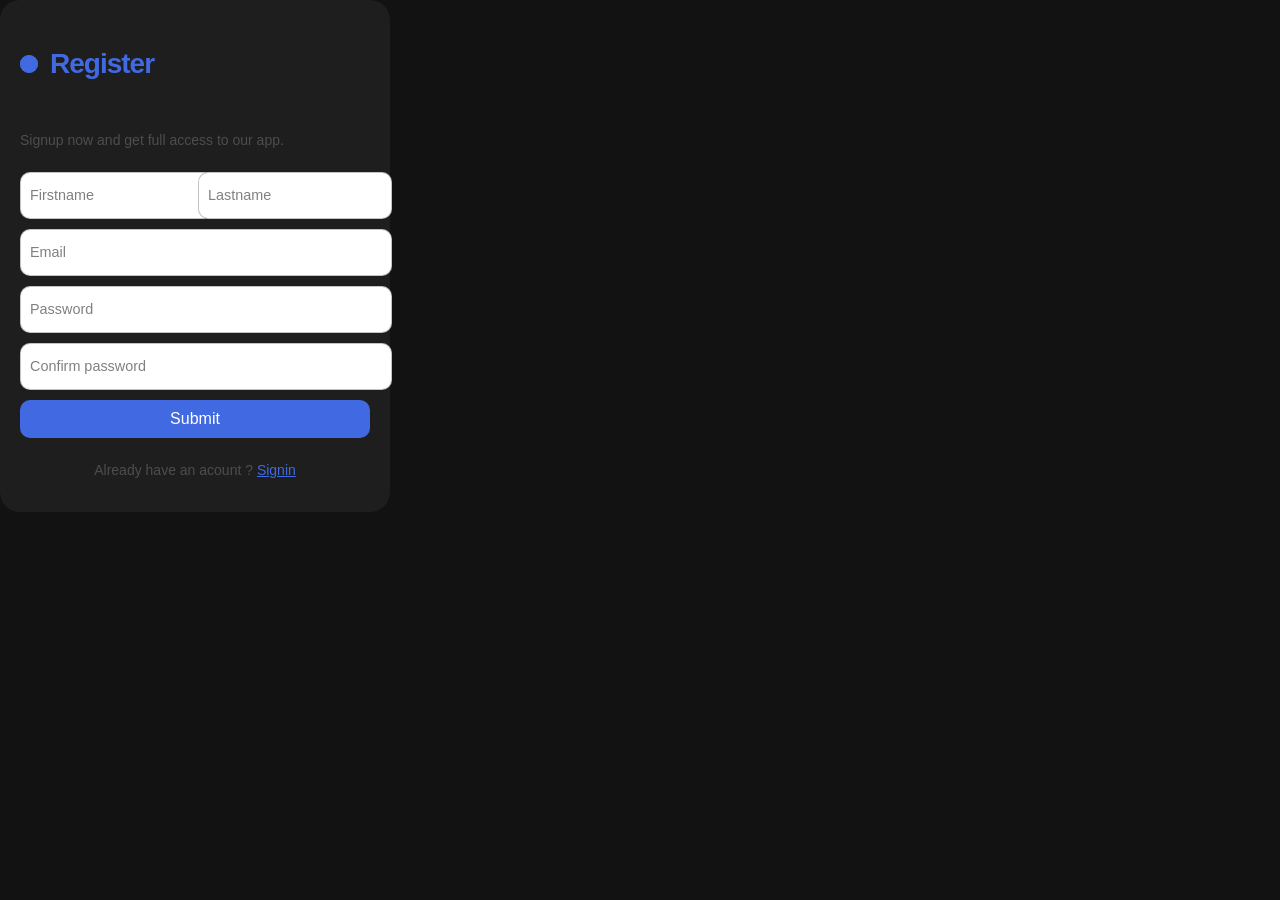
<file: index.html>
<!DOCTYPE html>
<html lang="en">
<head>
    <meta charset="UTF-8">
    <meta name="viewport" content="width=device-width, initial-scale=1.0">
    <title>Document</title>
    <link rel="stylesheet" href="style-1.css">
</head>
<body>
<form class="form">
    <p class="title">Register </p>
    <p class="message">Signup now and get full access to our app. </p>
        <div class="flex">
        <label>
            <input required="" placeholder="" type="text" class="input">
            <span>Firstname</span>
        </label>

        <label>
            <input required="" placeholder="" type="text" class="input">
            <span>Lastname</span>
        </label>
    </div>  
            
    <label>
        <input required="" placeholder="" type="email" class="input">
        <span>Email</span>
    </label> 
        
    <label>
        <input required="" placeholder="" type="password" class="input">
        <span>Password</span>
    </label>
    <label>
        <input required="" placeholder="" type="password" class="input">
        <span>Confirm password</span>
    </label>
    <button class="submit">Submit</button>
    <p class="signin">Already have an acount ? <a href="#">Signin</a> </p>
</form>
</body>
</html>
</file>
<file: style-1.css>
body, html {
    margin: 0;
    padding: 0;
    font-family: 'Segoe UI', Roboto, sans-serif;
    background-color: #121212;
}

.form {
    position: none;
    display: flex;
    flex-direction: column;
    gap: 10px;
    max-width: 350px;
    background-color: #1e1e1e;
    padding: 20px;
    border-radius: 20px;
    position: relative;
}
  
.title {
    font-size: 28px;
    color: royalblue;
    font-weight: 600;
    letter-spacing: -1px;
    position: relative;
    display: flex;
    align-items: center;
    padding-left: 30px;
}
  
.title::before,.title::after {
    position: absolute;
    content: "";
    height: 16px;
    width: 16px;
    border-radius: 50%;
    left: 0px;
    background-color: royalblue;
}
  
.title::before {
    width: 18px;
    height: 18px;
    background-color: royalblue;
}
  
.title::after {
    width: 18px;
    height: 18px;
    animation: pulse 1s linear infinite;
}
  
.message, .signin {
    color: rgba(88, 87, 87, 0.822);
    font-size: 14px;
}
  
.signin {
    text-align: center;
}
  
.signin a {
    color: royalblue;
}
  
.signin a:hover {
    text-decoration: underline royalblue;
}
  
.flex {
    display: flex;
    width: 100%;
    gap: 6px;
}
  
.form label {
    position: relative;
}
  
.form label .input {
    width: 100%;
    padding: 10px 10px 20px 10px;
    outline: 0;
    border: 1px solid rgba(105, 105, 105, 0.397);
    border-radius: 10px;
}
  
.form label .input + span {
    position: absolute;
    left: 10px;
    top: 15px;
    color: grey;
    font-size: 0.9em;
    cursor: text;
    transition: 0.3s ease;
}
  
.form label .input:placeholder-shown + span {
    top: 15px;
    font-size: 0.9em;
}
  
.form label .input:focus + span,.form label .input:valid + span {
    top: 30px;
    font-size: 0.7em;
    font-weight: 600;
}
  
.form label .input:valid + span {
    color: green;
}
  
.submit {
    border: none;
    outline: none;
    background-color: royalblue;
    padding: 10px;
    border-radius: 10px;
    color: #fff;
    font-size: 16px;
    transform: .3s ease;
}
  
.submit:hover {
    background-color: rgb(56, 90, 194);
}
  
@keyframes pulse {
    from {
      transform: scale(0.9);
      opacity: 1;
    }
  
    to {
      transform: scale(1.8);
      opacity: 0;
    }
}
</file>
